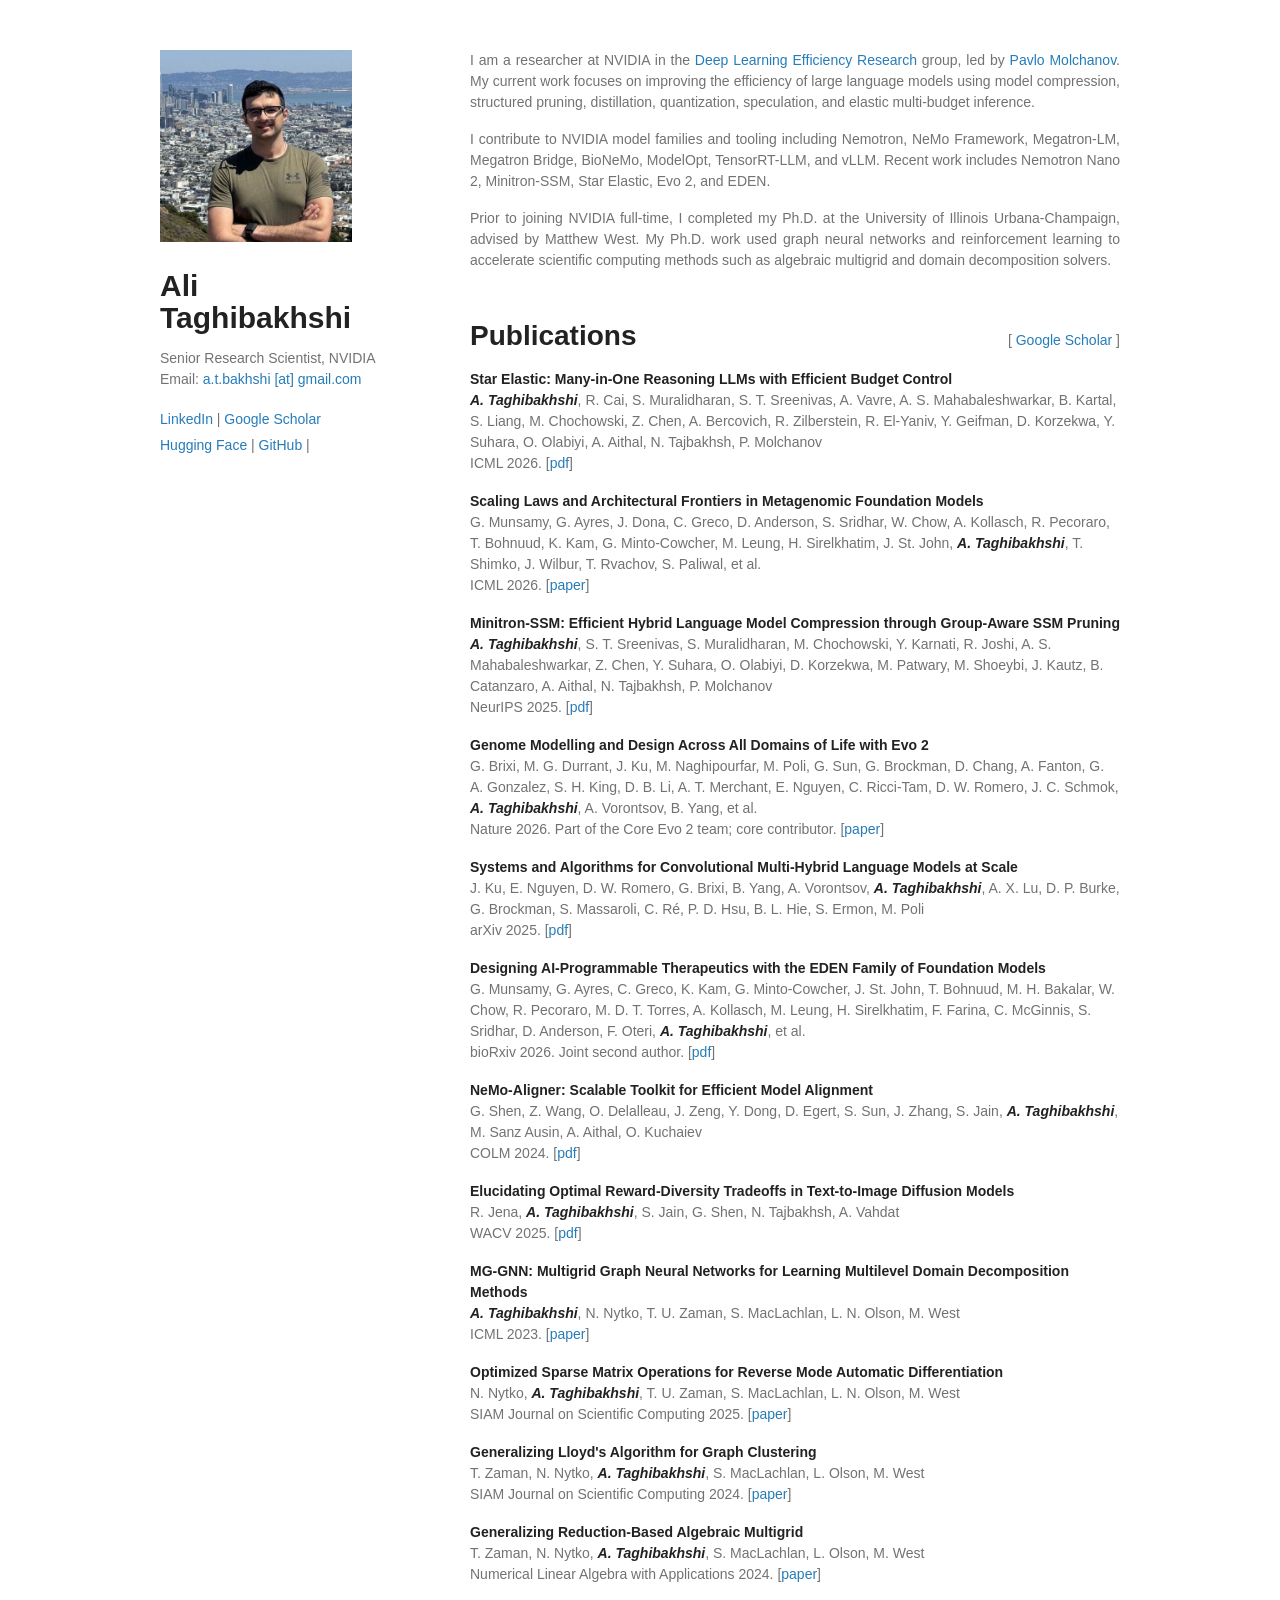
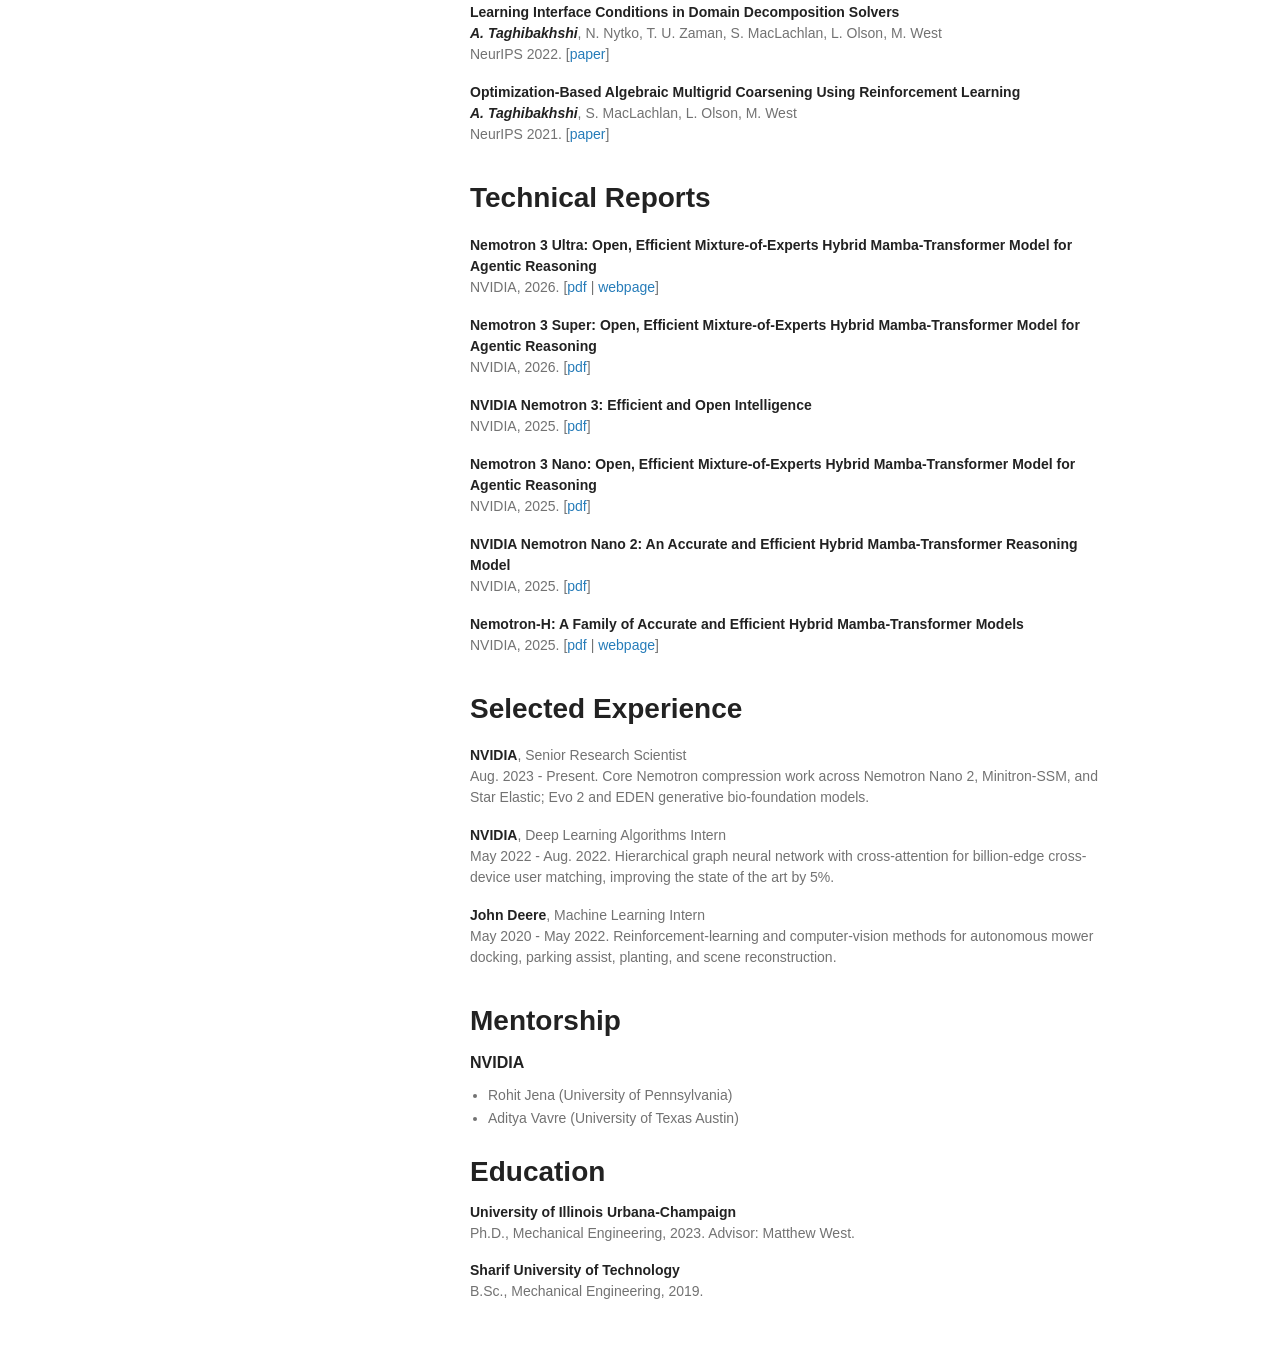
<file: index.html>
<!doctype html>
<html lang="en">
  <head>
    <meta charset="utf-8">
    <meta name="viewport" content="width=device-width, initial-scale=1">
    <title>Ali Taghibakhshi</title>
    <meta
      name="description"
      content="Ali Taghibakhshi is a Senior Deep Learning Algorithm Engineer at NVIDIA working on efficient foundation models, LLM compression, hybrid architectures, and generative biology."
    >
    <link rel="stylesheet" href="styles.css">
  </head>
  <body>
    <div class="wrapper">
      <header class="profile">
        <img class="portrait" src="assets/profile.jpeg" alt="Ali Taghibakhshi">
        <h1>Ali<br>Taghibakhshi</h1>
        <p>
          Senior Research Scientist, NVIDIA<br>
          Email: <a href="mailto:a.t.bakhshi@gmail.com">a.t.bakhshi [at] gmail.com</a>
        </p>
        <p class="links">
          <a href="https://linkedin.com/in/ali-taghibakhshi-15899973">LinkedIn</a> |
          <a href="https://scholar.google.com/citations?user=yT0J-dEAAAAJ&amp;hl=en">Google Scholar</a><br>
          <a href="https://huggingface.co/jrd971000">Hugging Face</a> |
          <a href="https://github.com/JRD971000">GitHub</a> |
        </p>
      </header>

      <main>
        <section class="intro">
          <p>
            I am a researcher at NVIDIA in the <a href="https://nv-dler.github.io/">Deep Learning Efficiency Research</a> group, led by <a href="https://pmolchanov.com/"> Pavlo Molchanov</a>. My current work focuses on improving the
            efficiency of large language models using model compression, structured pruning,
            distillation, quantization, speculation, and elastic
            multi-budget inference.
          </p>
          <p>
            I contribute to NVIDIA model families and tooling including Nemotron, NeMo Framework,
            Megatron-LM, Megatron Bridge, BioNeMo, ModelOpt, TensorRT-LLM, and vLLM. Recent work
            includes Nemotron Nano 2, Minitron-SSM, Star Elastic, Evo 2, and EDEN.
          </p>
          <p>
            Prior to joining NVIDIA full-time, I completed my Ph.D. at the
            University of Illinois Urbana-Champaign, advised by Matthew West. My Ph.D.
            work used graph neural networks and reinforcement learning to accelerate scientific
            computing methods such as algebraic multigrid and domain decomposition solvers.
          </p>
        </section>

        <section>
          <div class="section-title-row">
            <h2>Publications</h2>
            <span>
              [
              <a href="https://scholar.google.com/citations?user=yT0J-dEAAAAJ&amp;hl=en">Google Scholar</a>
              ]
            </span>
          </div>

          <table class="pubs">
            <tbody>
              <tr>
                <td>
                  <strong>Star Elastic: Many-in-One Reasoning LLMs with Efficient Budget Control</strong><br>
                  <strong><em>A. Taghibakhshi</em></strong>, R. Cai, S. Muralidharan, S. T. Sreenivas,
                  A. Vavre, A. S. Mahabaleshwarkar, B. Kartal, S. Liang, M. Chochowski,
                  Z. Chen, A. Bercovich, R. Zilberstein, R. El-Yaniv, Y. Geifman,
                  D. Korzekwa, Y. Suhara, O. Olabiyi, A. Aithal, N. Tajbakhsh, P. Molchanov<br>
                  ICML 2026. [<a href="https://arxiv.org/abs/2605.07182">pdf</a>]
                </td>
              </tr>
              <tr>
                <td>
                  <strong>Scaling Laws and Architectural Frontiers in Metagenomic Foundation Models</strong><br>
                  G. Munsamy, G. Ayres, J. Dona, C. Greco, D. Anderson, S. Sridhar,
                  W. Chow, A. Kollasch, R. Pecoraro, T. Bohnuud, K. Kam, G. Minto-Cowcher,
                  M. Leung, H. Sirelkhatim, J. St. John, <strong><em>A. Taghibakhshi</em></strong>,
                  T. Shimko, J. Wilbur, T. Rvachov, S. Paliwal, et al.<br>
                  ICML 2026. [<a href="https://openreview.net/forum?id=1ZtaoMcOTN">paper</a>]
                </td>
              </tr>
              <tr>
                <td>
                  <strong>Minitron-SSM: Efficient Hybrid Language Model Compression through Group-Aware SSM Pruning</strong><br>
                  <strong><em>A. Taghibakhshi</em></strong>, S. T. Sreenivas, S. Muralidharan, M. Chochowski,
                  Y. Karnati, R. Joshi, A. S. Mahabaleshwarkar, Z. Chen, Y. Suhara, O. Olabiyi,
                  D. Korzekwa, M. Patwary, M. Shoeybi, J. Kautz, B. Catanzaro, A. Aithal,
                  N. Tajbakhsh, P. Molchanov<br>
                  NeurIPS 2025. [<a href="https://arxiv.org/abs/2504.11409">pdf</a>]
                </td>
              </tr>
              <tr>
                <td>
                  <strong>Genome Modelling and Design Across All Domains of Life with Evo 2</strong><br>
                  G. Brixi, M. G. Durrant, J. Ku, M. Naghipourfar, M. Poli, G. Sun, G. Brockman,
                  D. Chang, A. Fanton, G. A. Gonzalez, S. H. King, D. B. Li, A. T. Merchant,
                  E. Nguyen, C. Ricci-Tam, D. W. Romero, J. C. Schmok, <strong><em>A. Taghibakhshi</em></strong>,
                  A. Vorontsov, B. Yang, et al.<br>
                  Nature 2026. Part of the Core Evo 2 team; core contributor.
                  [<a href="https://www.nature.com/articles/s41586-026-10176-5">paper</a>]
                </td>
              </tr>
              <tr>
                <td>
                  <strong>Systems and Algorithms for Convolutional Multi-Hybrid Language Models at Scale</strong><br>
                  J. Ku, E. Nguyen, D. W. Romero, G. Brixi, B. Yang, A. Vorontsov,
                  <strong><em>A. Taghibakhshi</em></strong>, A. X. Lu, D. P. Burke, G. Brockman,
                  S. Massaroli, C. R&eacute;, P. D. Hsu, B. L. Hie, S. Ermon, M. Poli<br>
                  arXiv 2025. [<a href="https://arxiv.org/abs/2503.01868">pdf</a>]
                </td>
              </tr>
              <tr>
                <td>
                  <strong>Designing AI-Programmable Therapeutics with the EDEN Family of Foundation Models</strong><br>
                  G. Munsamy, G. Ayres, C. Greco, K. Kam, G. Minto-Cowcher, J. St. John,
                  T. Bohnuud, M. H. Bakalar, W. Chow, R. Pecoraro, M. D. T. Torres, A. Kollasch,
                  M. Leung, H. Sirelkhatim, F. Farina, C. McGinnis, S. Sridhar, D. Anderson,
                  F. Oteri, <strong><em>A. Taghibakhshi</em></strong>, et al.<br>
                  bioRxiv 2026. Joint second author.
                  [<a href="https://doi.org/10.64898/2026.01.12.699009">pdf</a>]
                </td>
              </tr>
              <tr>
                <td>
                  <strong>NeMo-Aligner: Scalable Toolkit for Efficient Model Alignment</strong><br>
                  G. Shen, Z. Wang, O. Delalleau, J. Zeng, Y. Dong, D. Egert, S. Sun,
                  J. Zhang, S. Jain, <strong><em>A. Taghibakhshi</em></strong>, M. Sanz Ausin, A. Aithal,
                  O. Kuchaiev<br>
                  COLM 2024. [<a href="https://arxiv.org/abs/2405.01481">pdf</a>]
                </td>
              </tr>
              <tr>
                <td>
                  <strong>Elucidating Optimal Reward-Diversity Tradeoffs in Text-to-Image Diffusion Models</strong><br>
                  R. Jena, <strong><em>A. Taghibakhshi</em></strong>, S. Jain, G. Shen, N. Tajbakhsh, A. Vahdat<br>
                  WACV 2025. [<a href="https://arxiv.org/abs/2409.06493">pdf</a>]
                </td>
              </tr>
              <tr>
                <td>
                  <strong>MG-GNN: Multigrid Graph Neural Networks for Learning Multilevel Domain Decomposition Methods</strong><br>
                  <strong><em>A. Taghibakhshi</em></strong>, N. Nytko, T. U. Zaman, S. MacLachlan, L. N. Olson,
                  M. West<br>
                  ICML 2023. [<a href="https://proceedings.mlr.press/v202/taghibakhshi23a.html">paper</a>]
                </td>
              </tr>
              <tr>
                <td>
                  <strong>Optimized Sparse Matrix Operations for Reverse Mode Automatic Differentiation</strong><br>
                  N. Nytko, <strong><em>A. Taghibakhshi</em></strong>, T. U. Zaman, S. MacLachlan,
                  L. N. Olson, M. West<br>
                  SIAM Journal on Scientific Computing 2025.
                  [<a href="https://doi.org/10.1137/24M1711832">paper</a>]
                </td>
              </tr>
              <tr>
                <td>
                  <strong>Generalizing Lloyd's Algorithm for Graph Clustering</strong><br>
                  T. Zaman, N. Nytko, <strong><em>A. Taghibakhshi</em></strong>, S. MacLachlan,
                  L. Olson, M. West<br>
                  SIAM Journal on Scientific Computing 2024.
                  [<a href="https://doi.org/10.1137/23M1556800">paper</a>]
                </td>
              </tr>
              <tr>
                <td>
                  <strong>Generalizing Reduction-Based Algebraic Multigrid</strong><br>
                  T. Zaman, N. Nytko, <strong><em>A. Taghibakhshi</em></strong>, S. MacLachlan,
                  L. Olson, M. West<br>
                  Numerical Linear Algebra with Applications 2024.
                  [<a href="https://doi.org/10.1002/nla.2543">paper</a>]
                </td>
              </tr>
              <tr>
                <td>
                  <strong>Learning Interface Conditions in Domain Decomposition Solvers</strong><br>
                  <strong><em>A. Taghibakhshi</em></strong>, N. Nytko, T. U. Zaman, S. MacLachlan, L. Olson,
                  M. West<br>
                  NeurIPS 2022. [<a href="https://openreview.net/forum?id=h2_c7Za1Rb0">paper</a>]
                </td>
              </tr>
              <tr>
                <td>
                  <strong>Optimization-Based Algebraic Multigrid Coarsening Using Reinforcement Learning</strong><br>
                  <strong><em>A. Taghibakhshi</em></strong>, S. MacLachlan, L. Olson, M. West<br>
                  NeurIPS 2021. [<a href="https://proceedings.neurips.cc/paper/2021/hash/eddea82ad2755b24c4e168c5fc2ebd40-Abstract.html">paper</a>]
                </td>
              </tr>
            </tbody>
          </table>
        </section>

        <section>
          <h2>Technical Reports</h2>
          <table class="pubs">
            <tbody>
              <tr>
                <td>
                  <strong>Nemotron 3 Ultra: Open, Efficient Mixture-of-Experts Hybrid Mamba-Transformer Model for Agentic Reasoning</strong><br>
                  NVIDIA, 2026. [<a href="https://research.nvidia.com/labs/nemotron/files/NVIDIA-Nemotron-3-Ultra-Technical-Report.pdf">pdf</a> |
                  <a href="https://research.nvidia.com/labs/nemotron/Nemotron-3-Ultra/">webpage</a>]
                </td>
              </tr>
              <tr>
                <td>
                  <strong>Nemotron 3 Super: Open, Efficient Mixture-of-Experts Hybrid Mamba-Transformer Model for Agentic Reasoning</strong><br>
                  NVIDIA, 2026. [<a href="https://research.nvidia.com/labs/nemotron/files/NVIDIA-Nemotron-3-Super-Technical-Report.pdf">pdf</a>]
                </td>
              </tr>
              <tr>
                <td>
                  <strong>NVIDIA Nemotron 3: Efficient and Open Intelligence</strong><br>
                  NVIDIA, 2025. [<a href="https://arxiv.org/abs/2512.20856">pdf</a>]
                </td>
              </tr>
              <tr>
                <td>
                  <strong>Nemotron 3 Nano: Open, Efficient Mixture-of-Experts Hybrid Mamba-Transformer Model for Agentic Reasoning</strong><br>
                  NVIDIA, 2025. [<a href="https://arxiv.org/abs/2512.20848">pdf</a>]
                </td>
              </tr>
              <tr>
                <td>
                  <strong>NVIDIA Nemotron Nano 2: An Accurate and Efficient Hybrid Mamba-Transformer Reasoning Model</strong><br>
                  NVIDIA, 2025. [<a href="https://arxiv.org/abs/2508.14444">pdf</a>]
                </td>
              </tr>
              <tr>
                <td>
                  <strong>Nemotron-H: A Family of Accurate and Efficient Hybrid Mamba-Transformer Models</strong><br>
                  NVIDIA, 2025. [<a href="https://arxiv.org/abs/2504.03624">pdf</a> |
                  <a href="https://research.nvidia.com/labs/adlr/nemotronh/">webpage</a>]
                </td>
              </tr>
            </tbody>
          </table>
        </section>

        <section>
          <h2>Selected Experience</h2>
          <table class="experience">
            <tbody>
              <tr>
                <td>
                  <strong>NVIDIA</strong>, Senior Research Scientist<br>
                  Aug. 2023 - Present. Core Nemotron compression work across Nemotron Nano 2,
                  Minitron-SSM, and Star Elastic; Evo 2 and EDEN generative bio-foundation models.
                </td>
              </tr>
              <tr>
                <td>
                  <strong>NVIDIA</strong>, Deep Learning Algorithms Intern<br>
                  May 2022 - Aug. 2022. Hierarchical graph neural network with cross-attention
                  for billion-edge cross-device user matching, improving the state of the art by 5%.
                </td>
              </tr>
              <tr>
                <td>
                  <strong>John Deere</strong>, Machine Learning Intern<br>
                  May 2020 - May 2022. Reinforcement-learning and computer-vision methods for
                  autonomous mower docking, parking assist, planting, and scene reconstruction.
                </td>
              </tr>
            </tbody>
          </table>
        </section>

        <section>
          <h2>Mentorship</h2>
          <h3>NVIDIA</h3>
          <ul>
            <li>Rohit Jena (University of Pennsylvania)</li>
            <li>Aditya Vavre (University of Texas Austin)</li>
          </ul>
        </section>

        <section>
          <h2>Education</h2>
          <p>
            <strong>University of Illinois Urbana-Champaign</strong><br>
            Ph.D., Mechanical Engineering, 2023. Advisor: Matthew West.
          </p>
          <p>
            <strong>Sharif University of Technology</strong><br>
            B.Sc., Mechanical Engineering, 2019.
          </p>
        </section>
      </main>
    </div>
  </body>
</html>
</file>
<file: styles.css>
:root {
  --text: #727272;
  --heading: #222222;
  --link: #267cb9;
  --line: #e5e5e5;
}

* {
  box-sizing: border-box;
}

body {
  margin: 0;
  padding: 50px;
  color: var(--text);
  background: #ffffff;
  font: 14px/1.5 "Noto Sans", "Helvetica Neue", Helvetica, Arial, sans-serif;
}

.wrapper {
  width: 960px;
  margin: 0 auto;
}

header.profile {
  float: left;
  width: 240px;
  position: fixed;
}

main {
  float: right;
  width: 650px;
  padding-bottom: 50px;
}

.portrait {
  width: 192px;
  height: 192px;
  object-fit: cover;
  margin-bottom: 22px;
}

h1,
h2,
h3,
strong {
  color: var(--heading);
}

h1 {
  margin: 0 0 14px;
  font-size: 30px;
  line-height: 1.06;
}

h2 {
  margin: 28px 0 14px;
  font-size: 28px;
  line-height: 1.1;
}

h3 {
  margin: 0 0 10px;
  font-size: 16px;
}

p {
  margin: 0 0 16px;
}

a {
  color: var(--link);
  text-decoration: none;
}

a:hover,
a:focus {
  color: #069;
  text-decoration: underline;
}

.links {
  line-height: 1.9;
}

.intro p {
  text-align: justify;
}

.section-title-row {
  display: flex;
  align-items: baseline;
  justify-content: space-between;
  gap: 20px;
  margin-top: 22px;
}

.section-title-row h2 {
  margin-bottom: 10px;
}

.section-title-row span {
  white-space: nowrap;
}

table {
  width: 100%;
  border-collapse: collapse;
  border: none;
}

td {
  padding: 7px 0 10px;
  vertical-align: top;
}

.pubs td,
.experience td {
  border-bottom: none;
}

.pubs strong {
  font-weight: 700;
}

em {
  font-style: italic;
}

ul {
  margin: 0 0 22px 18px;
  padding: 0;
}

li {
  margin-bottom: 2px;
}

@media print, screen and (max-width: 960px) {
  body {
    padding: 30px;
  }

  .wrapper {
    width: auto;
    margin: 0;
  }

  header.profile,
  main {
    float: none;
    position: static;
    width: auto;
  }

  header.profile {
    display: grid;
    grid-template-columns: 128px minmax(0, 1fr);
    column-gap: 22px;
    align-items: start;
    margin-bottom: 26px;
  }

  .portrait {
    grid-row: span 3;
    width: 128px;
    height: 128px;
    margin-bottom: 0;
  }

  h1 {
    font-size: 28px;
  }
}

@media print, screen and (max-width: 560px) {
  body {
    padding: 20px;
  }

  header.profile {
    display: block;
  }

  .portrait {
    width: 160px;
    height: 160px;
    margin-bottom: 18px;
  }

  .section-title-row {
    display: block;
  }

  .section-title-row span {
    display: block;
    margin-bottom: 8px;
    white-space: normal;
  }

  h2 {
    font-size: 25px;
  }
}
</file>
